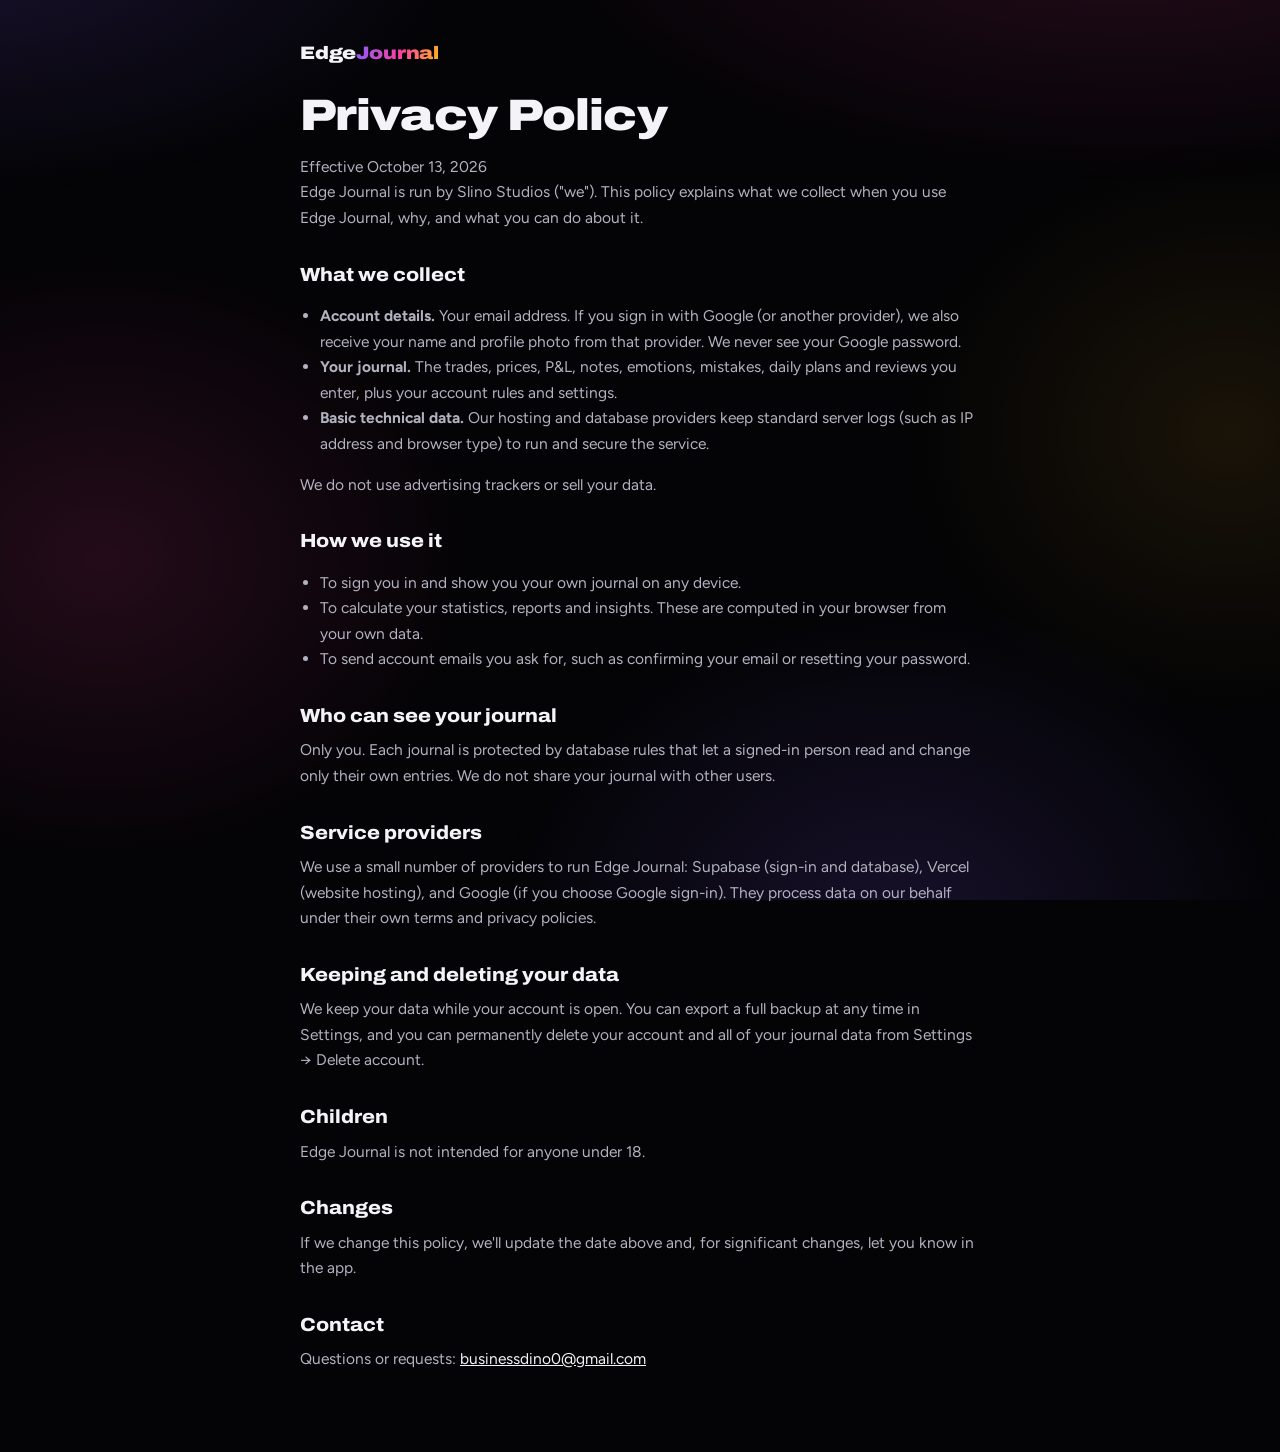
<file: privacy.html>
<!doctype html>
<html lang="en">
<head>
<meta charset="utf-8">
<meta name="viewport" content="width=device-width, initial-scale=1">
<title>Privacy Policy · Edge Journal</title>
<link rel="icon" href="icon.svg" type="image/svg+xml">
<link rel="stylesheet" href="https://fonts.googleapis.com/css2?family=Archivo:wdth,wght@62..125,400..900&family=Figtree:wght@400;500;600;700&display=swap">
<link rel="stylesheet" href="app.css">
<style>
.doc{max-width:720px;margin:0 auto;padding-inline:20px;padding-block:40px 80px;position:relative;z-index:1}
.doc h1{font-family:var(--f-display);font-stretch:118%;font-weight:900;font-size:clamp(30px,5vw,44px);letter-spacing:-.02em;margin:18px 0 6px}
.doc h2{font-family:var(--f-display);font-stretch:110%;font-weight:800;font-size:19px;margin:30px 0 8px}
.doc p,.doc li{color:var(--fg-2);font-size:15.5px;line-height:1.65}
.doc ul{padding-left:20px}
.doc a{color:var(--fg)}
.todo{background:color-mix(in srgb,var(--amber) 22%,transparent);color:var(--fg);padding:0 4px;border-radius:4px}
</style>
</head>
<body>
<main class="doc">
  <a class="brand" href="./" style="font-size:18px"><span>Edge<b>Journal</b></span></a>
  <h1>Privacy Policy</h1>
  <p class="hint">Effective October 13, 2026</p>

  <p>Edge Journal is run by Slino Studios ("we"). This policy explains what we collect when you use Edge Journal, why, and what you can do about it.</p>

  <h2>What we collect</h2>
  <ul>
    <li><b>Account details.</b> Your email address. If you sign in with Google (or another provider), we also receive your name and profile photo from that provider. We never see your Google password.</li>
    <li><b>Your journal.</b> The trades, prices, P&amp;L, notes, emotions, mistakes, daily plans and reviews you enter, plus your account rules and settings.</li>
    <li><b>Basic technical data.</b> Our hosting and database providers keep standard server logs (such as IP address and browser type) to run and secure the service.</li>
  </ul>
  <p>We do not use advertising trackers or sell your data.</p>

  <h2>How we use it</h2>
  <ul>
    <li>To sign you in and show you your own journal on any device.</li>
    <li>To calculate your statistics, reports and insights. These are computed in your browser from your own data.</li>
    <li>To send account emails you ask for, such as confirming your email or resetting your password.</li>
  </ul>

  <h2>Who can see your journal</h2>
  <p>Only you. Each journal is protected by database rules that let a signed-in person read and change only their own entries. We do not share your journal with other users.</p>

  <h2>Service providers</h2>
  <p>We use a small number of providers to run Edge Journal: Supabase (sign-in and database), Vercel (website hosting), and Google (if you choose Google sign-in). They process data on our behalf under their own terms and privacy policies.</p>

  <h2>Keeping and deleting your data</h2>
  <p>We keep your data while your account is open. You can export a full backup at any time in Settings, and you can permanently delete your account and all of your journal data from Settings → Delete account.</p>

  <h2>Children</h2>
  <p>Edge Journal is not intended for anyone under 18.</p>

  <h2>Changes</h2>
  <p>If we change this policy, we'll update the date above and, for significant changes, let you know in the app.</p>

  <h2>Contact</h2>
  <p>Questions or requests: <a href="mailto:businessdino0@gmail.com">businessdino0@gmail.com</a></p>
</main>
</body>
</html>
</file>
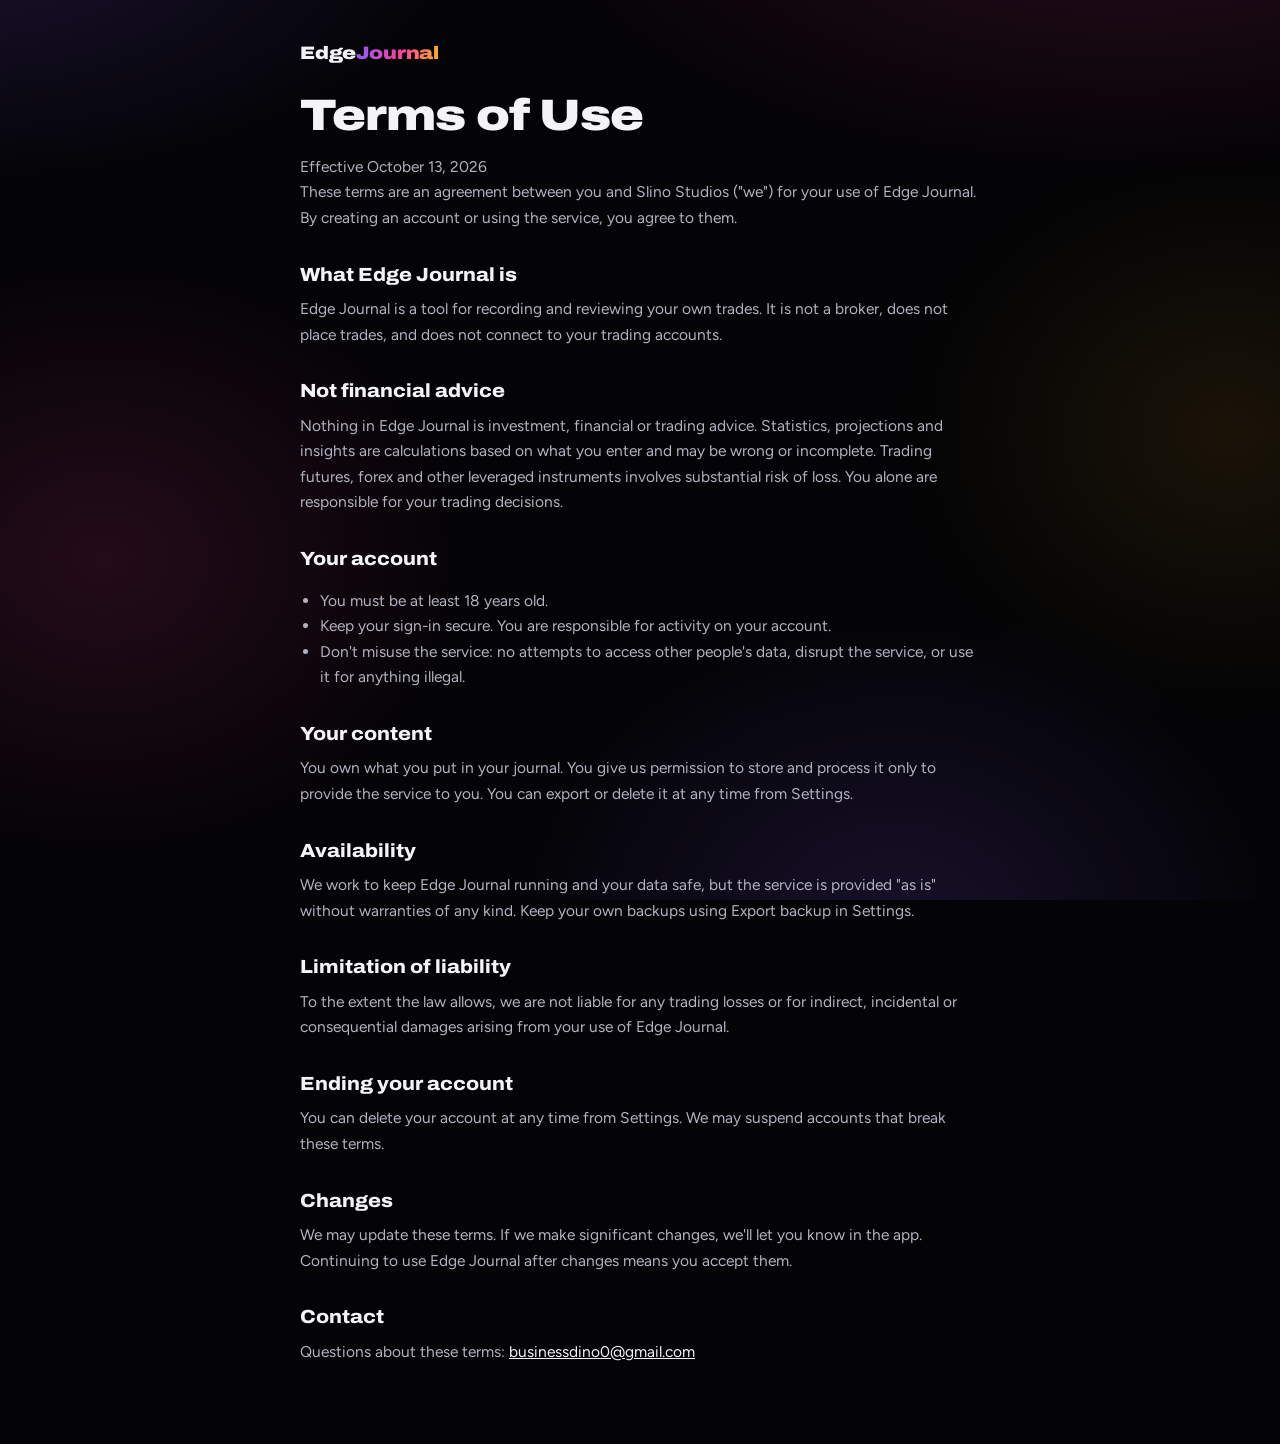
<file: terms.html>
<!doctype html>
<html lang="en">
<head>
<meta charset="utf-8">
<meta name="viewport" content="width=device-width, initial-scale=1">
<title>Terms of Use · Edge Journal</title>
<link rel="icon" href="icon.svg" type="image/svg+xml">
<link rel="stylesheet" href="https://fonts.googleapis.com/css2?family=Archivo:wdth,wght@62..125,400..900&family=Figtree:wght@400;500;600;700&display=swap">
<link rel="stylesheet" href="app.css">
<style>
.doc{max-width:720px;margin:0 auto;padding-inline:20px;padding-block:40px 80px;position:relative;z-index:1}
.doc h1{font-family:var(--f-display);font-stretch:118%;font-weight:900;font-size:clamp(30px,5vw,44px);letter-spacing:-.02em;margin:18px 0 6px}
.doc h2{font-family:var(--f-display);font-stretch:110%;font-weight:800;font-size:19px;margin:30px 0 8px}
.doc p,.doc li{color:var(--fg-2);font-size:15.5px;line-height:1.65}
.doc ul{padding-left:20px}
.doc a{color:var(--fg)}
.todo{background:color-mix(in srgb,var(--amber) 22%,transparent);color:var(--fg);padding:0 4px;border-radius:4px}
</style>
</head>
<body>
<main class="doc">
  <a class="brand" href="./" style="font-size:18px"><span>Edge<b>Journal</b></span></a>
  <h1>Terms of Use</h1>
  <p class="hint">Effective October 13, 2026</p>

  <p>These terms are an agreement between you and Slino Studios ("we") for your use of Edge Journal. By creating an account or using the service, you agree to them.</p>

  <h2>What Edge Journal is</h2>
  <p>Edge Journal is a tool for recording and reviewing your own trades. It is not a broker, does not place trades, and does not connect to your trading accounts.</p>

  <h2>Not financial advice</h2>
  <p>Nothing in Edge Journal is investment, financial or trading advice. Statistics, projections and insights are calculations based on what you enter and may be wrong or incomplete. Trading futures, forex and other leveraged instruments involves substantial risk of loss. You alone are responsible for your trading decisions.</p>

  <h2>Your account</h2>
  <ul>
    <li>You must be at least 18 years old.</li>
    <li>Keep your sign-in secure. You are responsible for activity on your account.</li>
    <li>Don't misuse the service: no attempts to access other people's data, disrupt the service, or use it for anything illegal.</li>
  </ul>

  <h2>Your content</h2>
  <p>You own what you put in your journal. You give us permission to store and process it only to provide the service to you. You can export or delete it at any time from Settings.</p>

  <h2>Availability</h2>
  <p>We work to keep Edge Journal running and your data safe, but the service is provided "as is" without warranties of any kind. Keep your own backups using Export backup in Settings.</p>

  <h2>Limitation of liability</h2>
  <p>To the extent the law allows, we are not liable for any trading losses or for indirect, incidental or consequential damages arising from your use of Edge Journal.</p>

  <h2>Ending your account</h2>
  <p>You can delete your account at any time from Settings. We may suspend accounts that break these terms.</p>

  <h2>Changes</h2>
  <p>We may update these terms. If we make significant changes, we'll let you know in the app. Continuing to use Edge Journal after changes means you accept them.</p>

  <h2>Contact</h2>
  <p>Questions about these terms: <a href="mailto:businessdino0@gmail.com">businessdino0@gmail.com</a></p>
</main>
</body>
</html>
</file>
<file: app.css>
/* Edge Journal
   Layout: sticky top bar (desktop tabs) + bottom tab bar on phones. Home = period cards that open reports → equity + account column → recent form → recent trades.
   Single dark look by choice: black ground, violet→magenta→amber brand gradient; green/red reserved for P&L polarity only. */
:root{
  color-scheme:dark;
  --bg:#040406;
  --surface:rgba(255,255,255,.045);
  --surface-2:rgba(255,255,255,.065);
  --surface-3:rgba(255,255,255,.1);
  --line:rgba(255,255,255,.13);
  --line-soft:rgba(255,255,255,.075);
  --glass-hi:rgba(255,255,255,.16);
  --glass-solid:rgba(16,16,23,.82);
  --blur:blur(22px) saturate(170%);
  --fg:#f4f4f8;
  --fg-2:#b2b2c0;
  --fg-3:#757585;
  --on-accent:#0a0a0f;
  --win:#1fe38d;
  --loss:#ff4b6a;
  --flat:#9c9cab;
  --violet:#8b5cff;
  --magenta:#ff3fa1;
  --amber:#ffb41f;
  --cyan:#36d7ff;
  --shadow:rgba(0,0,0,.6);
  --grad:linear-gradient(105deg,var(--violet) 0%,var(--magenta) 55%,var(--amber) 100%);
  --f-display:"Archivo","Arial Narrow","Helvetica Neue",Arial,sans-serif;
  --f-body:"Figtree",system-ui,-apple-system,"Segoe UI",Roboto,sans-serif;
  --f-mono:"JetBrains Mono",ui-monospace,SFMono-Regular,Menlo,Consolas,monospace;
  --r-sm:10px;--r:18px;--r-lg:26px;
}
*{box-sizing:border-box}
[hidden]{display:none!important}
html,body{background:var(--bg);color:var(--fg)}
body{margin:0;font-family:var(--f-body);font-size:15px;line-height:1.45;-webkit-font-smoothing:antialiased;-moz-osx-font-smoothing:grayscale;-webkit-tap-highlight-color:transparent}
img{max-width:100%}
body.locked{overflow:hidden}
body::before{content:"";position:fixed;inset:0;pointer-events:none;z-index:0;background:
  radial-gradient(56rem 26rem at 88% -12%,color-mix(in srgb,var(--magenta) 15%,transparent),transparent 70%),
  radial-gradient(48rem 24rem at -4% -8%,color-mix(in srgb,var(--violet) 17%,transparent),transparent 70%)}
#app,#auth,#boot{position:relative;z-index:1}
a{color:var(--cyan)}
button{font:inherit}
:focus-visible{outline:2px solid var(--cyan);outline-offset:2px}
h1,h2,h3{margin:0}
p{margin:0}

/* ---------- type ---------- */
.eyebrow{font-family:var(--f-mono);font-size:11px;font-weight:500;letter-spacing:.09em;text-transform:uppercase;color:var(--fg-3)}
.h1{font-family:var(--f-display);font-stretch:118%;font-weight:900;font-size:clamp(26px,4vw,36px);letter-spacing:-.02em;line-height:1.05;text-wrap:balance}
.h2{font-family:var(--f-display);font-stretch:112%;font-weight:800;font-size:20px;letter-spacing:-.01em;line-height:1.15;margin-top:4px;text-wrap:balance}
.h3{font-family:var(--f-display);font-stretch:108%;font-weight:800;font-size:16px;letter-spacing:-.005em;line-height:1.2;margin-top:3px}
.muted{color:var(--fg-3);font-weight:500}
.num{font-family:var(--f-display);font-stretch:108%;font-weight:800;font-variant-numeric:tabular-nums;letter-spacing:-.015em}
.big{font-size:28px;line-height:1}
.huge{font-size:clamp(40px,8vw,60px);line-height:1}
.pos{color:var(--win)}.neg{color:var(--loss)}.flat{color:var(--fg-2)}
.small{font-size:13px;color:var(--fg-2)}
.hint{font-size:12.5px;color:var(--fg-3);line-height:1.4}
.link{color:var(--fg-2);font-weight:700;font-size:13px;text-decoration:none;white-space:nowrap}
.link:hover{color:var(--fg)}
.link::after{content:" →"}

/* ---------- top bar ---------- */
.topbar{position:sticky;top:env(safe-area-inset-top,0px);z-index:40;background:color-mix(in srgb,var(--bg) 80%,transparent);-webkit-backdrop-filter:saturate(1.4) blur(16px);backdrop-filter:saturate(1.4) blur(16px);border-bottom:1px solid var(--line-soft)}
.site .topbar{top:0;padding-top:env(safe-area-inset-top,0px)}
.topbar-in{max-width:1280px;margin:0 auto;padding-inline:16px;display:grid;grid-template-columns:auto minmax(0,1fr) auto;align-items:center;gap:16px;min-height:62px}
.brand{display:flex;align-items:center;gap:10px;color:var(--fg);text-decoration:none;font-family:var(--f-display);font-stretch:120%;font-weight:900;font-size:19px;letter-spacing:-.01em;white-space:nowrap}
.brand b{background:var(--grad);-webkit-background-clip:text;background-clip:text;color:transparent;font-weight:900}
.tabs{display:flex;gap:2px;justify-content:center;min-width:0}
.tab{display:inline-flex;align-items:center;gap:7px;color:var(--fg-3);font-weight:700;font-size:14px;padding:9px 13px;border-radius:999px;white-space:nowrap;position:relative;text-decoration:none;transition:color .15s,background .15s}
.tab svg{width:17px;height:17px;flex:none}
.tab:hover{color:var(--fg)}
.tab[aria-current="page"]{color:var(--fg);background:var(--surface-2)}
.tab[aria-current="page"]::after{content:"";position:absolute;left:13px;right:13px;bottom:3px;height:2px;border-radius:2px;background:var(--grad)}
.top-actions{display:flex;align-items:center;gap:10px}
.sync{display:inline-flex;align-items:center;gap:7px;font-size:12px;color:var(--fg-3);white-space:nowrap}
.sync i{width:7px;height:7px;border-radius:50%;background:var(--fg-3);flex:none}
.sync.cloud i{background:var(--win);box-shadow:0 0 0 3px color-mix(in srgb,var(--win) 22%,transparent)}
.sync.local i{background:var(--amber)}
.sync.sample i{background:var(--violet)}
.sync.err i{background:var(--loss)}
.acct{position:relative}
.acct-btn{appearance:none;width:38px;height:38px;border-radius:50%;padding:0;border:1px solid var(--line);background:var(--surface-2);color:var(--fg-2);cursor:pointer;display:grid;place-items:center;overflow:hidden}
.acct-btn img{width:100%;height:100%;object-fit:cover}
.acct-btn svg{width:18px;height:18px}
.acct-btn:hover{border-color:color-mix(in srgb,var(--fg) 25%,var(--line))}
.menu{position:absolute;right:0;top:calc(100% + 8px);width:260px;background:var(--surface-2);border:1px solid var(--line);border-radius:16px;padding:8px;box-shadow:0 24px 50px -16px var(--shadow);z-index:70}
.menu-who{display:flex;gap:10px;align-items:center;padding:8px 8px 12px;border-bottom:1px solid var(--line-soft);margin-bottom:6px;min-width:0}
.menu-who img{width:36px;height:36px;border-radius:50%;flex:none}
.menu-who div{min-width:0}
.menu-who b{display:block;font-size:14px;overflow-wrap:anywhere}
.menu-who span{display:block;font-size:12px;color:var(--fg-3);overflow-wrap:anywhere}
.menu-item{appearance:none;display:flex;align-items:center;gap:10px;width:100%;text-align:left;padding:10px;border-radius:10px;border:0;background:transparent;color:var(--fg);font-weight:600;font-size:14px;cursor:pointer;text-decoration:none}
.menu-item:hover{background:var(--surface-3)}
.menu-item svg{width:17px;height:17px;color:var(--fg-3)}
.menu-item.danger{color:var(--loss)}
@media (max-width:1120px){.tab svg{display:none}.sync span{display:none}}
@media (max-width:900px){
  .topbar-in{grid-template-columns:minmax(0,1fr) auto}
  .tabs{display:none}
  #btnLog{display:none}
}

/* ---------- bottom nav (phones) ---------- */
.bottom-nav{display:none}
@media (max-width:900px){
  .bottom-nav{display:grid;grid-template-columns:repeat(5,minmax(0,1fr));position:fixed;left:0;right:0;bottom:0;z-index:45;background:color-mix(in srgb,var(--surface) 90%,transparent);-webkit-backdrop-filter:blur(18px);backdrop-filter:blur(18px);border-top:1px solid var(--line-soft);padding:6px 4px calc(6px + env(safe-area-inset-bottom,0px))}
  .bnav{display:flex;flex-direction:column;align-items:center;gap:3px;padding:4px 0 2px;color:var(--fg-3);text-decoration:none;font-size:11px;font-weight:700;letter-spacing:.01em;min-width:0}
  .bnav .ico{display:grid;place-items:center;width:52px;height:30px;border-radius:999px;transition:background .15s}
  .bnav svg{width:21px;height:21px}
  .bnav[aria-current="page"]{color:var(--fg)}
  .bnav[aria-current="page"] .ico{background:color-mix(in srgb,var(--violet) 26%,transparent)}
}

/* ---------- buttons ---------- */
.btn{appearance:none;display:inline-flex;align-items:center;justify-content:center;gap:8px;border:1px solid var(--line);background:var(--surface-2);color:var(--fg);font-weight:700;font-size:14px;line-height:1;padding:11px 15px;border-radius:999px;cursor:pointer;transition:background .15s,border-color .15s,transform .1s,filter .15s;white-space:nowrap;text-decoration:none}
.btn:hover{background:var(--surface-3);border-color:color-mix(in srgb,var(--fg) 18%,var(--line))}
.btn:active{transform:translateY(1px)}
.btn:disabled,.btn[aria-disabled="true"]{opacity:.45;cursor:not-allowed;pointer-events:none}
.btn-primary{background:var(--grad);border-color:transparent;color:var(--on-accent);font-weight:800}
.btn-primary:hover{background:var(--grad);border-color:transparent;filter:brightness(1.1) saturate(1.1)}
.btn-ghost{background:transparent;border-color:transparent;color:var(--fg-2)}
.btn-ghost:hover{background:var(--surface-2)}
.btn-danger{color:var(--loss);border-color:color-mix(in srgb,var(--loss) 40%,var(--line));background:transparent}
.btn-danger:hover{background:color-mix(in srgb,var(--loss) 12%,transparent)}
.btn-sm{padding:8px 12px;font-size:13px}
.btn-block{width:100%}
.icon-btn{appearance:none;width:38px;height:38px;border-radius:50%;display:grid;place-items:center;background:var(--surface-2);border:1px solid var(--line);color:var(--fg-2);cursor:pointer;font-size:20px;line-height:1;flex:none;text-decoration:none}
.icon-btn:hover{color:var(--fg);background:var(--surface-3)}
.icon-btn[aria-disabled="true"]{opacity:.35;pointer-events:none}
.row{display:flex;flex-wrap:wrap;gap:8px;align-items:center}

/* ---------- page ---------- */
.wrap{max-width:1280px;margin:0 auto;padding-inline:16px;padding-block:18px 110px}
@media (min-width:760px){.wrap{padding-inline:24px}.topbar-in{padding-inline:24px}}
@media (max-width:900px){.wrap{padding-bottom:calc(150px + env(safe-area-inset-bottom,0px))}}
.view{display:grid;gap:16px;min-width:0}
.card{background:var(--surface);border:1px solid var(--line-soft);border-radius:var(--r-lg);padding:18px;min-width:0}
.card-head{display:flex;justify-content:space-between;align-items:flex-start;gap:8px 12px;margin-bottom:14px;flex-wrap:wrap}
.card-head>div{min-width:0}
.gborder{background:linear-gradient(var(--surface),var(--surface)) padding-box,var(--grad) border-box;border:1px solid transparent}
.view-head{display:flex;justify-content:space-between;align-items:flex-end;gap:12px;flex-wrap:wrap;padding-top:6px}

/* banner */
.preview-banner{display:flex;gap:16px;align-items:center;justify-content:space-between;flex-wrap:wrap;padding:14px 16px;border-radius:var(--r);margin-bottom:16px;background:linear-gradient(var(--surface-2),var(--surface-2)) padding-box,var(--grad) border-box;border:1px solid transparent}
.preview-banner p{font-size:14px;color:var(--fg-2);margin-top:3px;max-width:68ch}

/* home */
.greet{display:flex;justify-content:space-between;align-items:flex-end;gap:12px;flex-wrap:wrap;padding-top:4px}
.period-strip{display:grid;grid-template-columns:repeat(5,minmax(0,1fr));gap:12px}
.pcard{display:flex;flex-direction:column;gap:6px;padding:15px 16px 13px;border-radius:var(--r-lg);background:var(--surface);border:1px solid var(--line-soft);color:var(--fg);text-decoration:none;min-width:0;transition:border-color .15s,transform .15s,background .15s}
.pcard:hover{border-color:transparent;transform:translateY(-2px);background:linear-gradient(color-mix(in srgb,var(--violet) 7%,var(--surface)),var(--surface)) padding-box,var(--grad) border-box}
.pcard-top{display:flex;justify-content:space-between;gap:2px 8px;align-items:baseline;flex-wrap:wrap}
.pcard-sub{font-size:12px;color:var(--fg-3);white-space:nowrap}
.pcard .pnl{font-size:clamp(22px,2.4vw,30px);line-height:1.05;margin-top:2px}
.pcard-meta{font-size:12.5px;color:var(--fg-2)}
.pcard-go{display:flex;justify-content:space-between;align-items:center;font-size:12px;font-weight:700;color:var(--fg-3);margin-top:2px}
.pcard:hover .pcard-go{color:var(--fg)}
.mini{display:block;width:100%;height:24px;margin-top:4px}
@media (max-width:1000px){.period-strip{grid-template-columns:repeat(2,minmax(0,1fr))}.pcard:last-child{grid-column:1/-1}}
.dash-grid{display:grid;grid-template-columns:minmax(0,1fr) 350px;gap:16px;align-items:start}
.col{display:grid;gap:16px;min-width:0}
@media (max-width:1000px){.dash-grid{grid-template-columns:minmax(0,1fr)}}

/* stats */
.stat-grid{display:grid;grid-template-columns:repeat(4,minmax(0,1fr));gap:1px;background:var(--line-soft);border-radius:var(--r);overflow:hidden;margin:0}
.stat{background:var(--surface);padding:12px 14px;display:flex;flex-direction:column;gap:5px;min-width:0}
.stat dt{font-size:12px;color:var(--fg-3);font-weight:600}
.stat dd{margin:0;font-size:19px;line-height:1.1}
.stat dd small{font-family:var(--f-body);font-weight:600;font-size:12px;color:var(--fg-3);letter-spacing:0}
.wl{display:flex;height:4px;border-radius:4px;overflow:hidden;background:var(--surface-3);margin-top:3px}
.wl i{display:block;height:100%}
@media (max-width:640px){.stat-grid{grid-template-columns:repeat(2,minmax(0,1fr))}}

/* meters */
.meters{display:grid;gap:14px}
.meter{display:grid;gap:6px}
.meter-top{display:flex;justify-content:space-between;gap:8px;font-size:13px;color:var(--fg-2)}
.meter-top b{color:var(--fg);font-weight:700;font-variant-numeric:tabular-nums}
.meter-track{height:8px;border-radius:99px;background:var(--surface-3);overflow:hidden}
.meter-fill{height:100%;border-radius:99px;background:var(--grad);transition:width .6s cubic-bezier(.2,.8,.2,1)}
.meter-fill.good{background:var(--win)}.meter-fill.warn{background:var(--amber)}.meter-fill.bad{background:var(--loss)}
.acct-bal{display:flex;align-items:baseline;gap:10px;flex-wrap:wrap;margin-bottom:16px}

/* projection */
.proj-head{font-family:var(--f-display);font-stretch:112%;font-weight:900;font-size:24px;line-height:1.1;letter-spacing:-.015em}
.proj-head em{font-style:normal;background:var(--grad);-webkit-background-clip:text;background-clip:text;color:transparent}
.kv{display:grid;grid-template-columns:minmax(0,1fr) auto;gap:8px 12px;margin:14px 0 0;font-size:13.5px}
.kv dt{color:var(--fg-2);min-width:0}
.kv dd{margin:0;text-align:right;font-weight:700;font-variant-numeric:tabular-nums}

/* hit-rate chips */
.hits{display:flex;flex-wrap:wrap;gap:8px}
.hit{display:flex;flex-direction:column;gap:2px;padding:8px 12px;border-radius:12px;background:var(--surface-2);border:1px solid var(--line-soft);min-width:84px}
.hit .k{font-family:var(--f-mono);font-size:11px;color:var(--fg-3);letter-spacing:.05em}
.hit .v{font-size:19px;line-height:1.05}
.hit .s{font-size:11.5px;color:var(--fg-3)}
.hit.good{border-color:color-mix(in srgb,var(--win) 45%,transparent);background:color-mix(in srgb,var(--win) 9%,var(--surface-2))}
.hit.good .v{color:var(--win)}
.hit.bad{border-color:color-mix(in srgb,var(--loss) 45%,transparent);background:color-mix(in srgb,var(--loss) 9%,var(--surface-2))}
.hit.bad .v{color:var(--loss)}

/* charts */
.chart{position:relative;width:100%;min-width:0;touch-action:pan-y}
.chart.pickable{cursor:pointer}
.chart svg{display:block;overflow:visible}
.chart text{font-family:var(--f-mono);font-size:10.5px}
.chart-empty{display:grid;place-items:center;height:100%;min-height:150px;color:var(--fg-3);font-size:14px;text-align:center;border:1px dashed var(--line);border-radius:var(--r);padding:16px}

/* breakdown rows */
.brows{display:grid}
.brow{display:grid;grid-template-columns:minmax(0,1.15fr) minmax(0,1.3fr) minmax(76px,auto);align-items:center;gap:12px;padding:8px 0;border-top:1px solid var(--line-soft)}
.brow:first-child{border-top:0}
.brow-l{min-width:0;font-weight:700;font-size:14px;line-height:1.25;overflow-wrap:anywhere}
.brow-l small{display:block;font-weight:500;font-size:12px;color:var(--fg-3);margin-top:1px}
.dbar{position:relative;height:10px}
.dbar::before{content:"";position:absolute;left:50%;top:-4px;bottom:-4px;width:1px;background:var(--line)}
.dbar i{position:absolute;top:0;bottom:0}
.dbar i.pos{left:50%;background:var(--win);border-radius:0 4px 4px 0}
.dbar i.neg{right:50%;background:var(--loss);border-radius:4px 0 0 4px}
.brow-v{text-align:right;font-size:15px}
.empty-note{color:var(--fg-3);font-size:14px;padding:12px 0}

/* trade rows */
.tlist{display:grid;gap:6px}
.trow{appearance:none;width:100%;text-align:left;display:grid;grid-template-columns:82px 118px minmax(0,1fr) 72px 108px;grid-template-areas:"date sym setup r pnl";align-items:center;gap:12px;padding:11px 14px;border-radius:12px;background:var(--surface-2);border:1px solid transparent;color:var(--fg);cursor:pointer;transition:border-color .15s,background .15s}
.trow:hover{border-color:var(--line);background:var(--surface-3)}
.trow .c-date{grid-area:date;display:flex;flex-direction:column;font-size:13px;font-weight:700}
.trow .c-date small,.trow .c-setup small{font-weight:500;color:var(--fg-3);font-size:12px}
.trow .c-sym{grid-area:sym;display:flex;align-items:center;gap:8px;font-family:var(--f-display);font-stretch:110%;font-weight:800;font-size:15px}
.trow .c-setup{grid-area:setup;display:flex;flex-direction:column;min-width:0;font-size:13.5px;font-weight:600}
.trow .c-setup span,.trow .c-setup small{overflow-wrap:anywhere}
.trow .c-r{grid-area:r;text-align:right;font-size:13px;color:var(--fg-2);font-variant-numeric:tabular-nums;font-weight:600}
.trow .c-pnl{grid-area:pnl;text-align:right;font-size:17px}
@media (max-width:640px){
  .trow{grid-template-columns:minmax(0,1fr) auto;grid-template-areas:"sym pnl" "date r" "setup setup";row-gap:4px}
  .trow .c-date{flex-direction:row;gap:6px;font-weight:600;color:var(--fg-2)}
}
.side{font-family:var(--f-body);font-stretch:100%;font-size:11px;font-weight:800;letter-spacing:.04em;text-transform:uppercase;padding:3px 7px;border-radius:6px}
.side.long{color:var(--win);background:color-mix(in srgb,var(--win) 13%,transparent)}
.side.short{color:var(--loss);background:color-mix(in srgb,var(--loss) 13%,transparent)}
.pill{display:inline-flex;align-items:center;gap:6px;padding:4px 10px;border-radius:999px;background:var(--surface-3);border:1px solid var(--line);font-size:12.5px;font-weight:700;color:var(--fg-2);white-space:nowrap}
.pill.good{color:var(--win);border-color:color-mix(in srgb,var(--win) 40%,transparent)}
.pill.bad{color:var(--loss);border-color:color-mix(in srgb,var(--loss) 40%,transparent)}
.pill.mid{color:var(--amber);border-color:color-mix(in srgb,var(--amber) 40%,transparent)}
.pill button{appearance:none;border:0;background:transparent;color:var(--fg-3);font-size:15px;line-height:1;padding:0 0 0 2px;cursor:pointer}
.grade{display:inline-grid;place-items:center;width:30px;height:30px;border-radius:9px;font-family:var(--f-display);font-weight:900;font-size:15px;color:var(--on-accent);flex:none}
.g-A{background:var(--win)}.g-B{background:color-mix(in srgb,var(--win) 55%,var(--amber))}.g-C{background:var(--amber)}.g-D{background:color-mix(in srgb,var(--amber) 45%,var(--loss))}.g-F{background:var(--loss)}.g-none{background:var(--surface-3);color:var(--fg-3)}

/* chips */
.chips{display:flex;flex-wrap:wrap;gap:6px}
.chip{appearance:none;border:1px solid var(--line);background:var(--surface-2);color:var(--fg-2);border-radius:999px;padding:7px 12px;font-size:13px;font-weight:600;line-height:1.1;cursor:pointer;text-decoration:none;transition:background .12s,border-color .12s,color .12s}
button.chip:hover,a.chip:hover{color:var(--fg);border-color:color-mix(in srgb,var(--fg) 25%,var(--line))}
.chip[aria-pressed="true"],.chip.on{color:var(--fg);border-color:var(--violet);background:color-mix(in srgb,var(--violet) 24%,var(--surface-2))}
.chip.good[aria-pressed="true"],.chip.good.on{border-color:var(--win);background:color-mix(in srgb,var(--win) 18%,var(--surface-2))}
.chip.bad[aria-pressed="true"],.chip.bad.on{border-color:var(--loss);background:color-mix(in srgb,var(--loss) 18%,var(--surface-2))}
span.chip{cursor:default}
.chips.sq .chip{min-width:40px;text-align:center;padding-inline:0;border-radius:10px}
.seg{display:inline-flex;flex-wrap:wrap;gap:3px;padding:3px;border-radius:999px;background:var(--surface-2);border:1px solid var(--line-soft)}
.seg .chip{border-color:transparent;background:transparent}
.seg .chip[aria-pressed="true"],.seg .chip[aria-current="page"]{background:var(--surface-3);border-color:var(--line);color:var(--fg)}

/* forms */
input,select,textarea{font:inherit;font-size:16px;color:var(--fg);background:var(--bg);border:1px solid var(--line);border-radius:10px;padding:10px 12px;width:100%;min-width:0}
input[type="checkbox"]{width:auto;accent-color:var(--magenta)}
input:focus,select:focus,textarea:focus{outline:none;border-color:var(--violet);box-shadow:0 0 0 3px color-mix(in srgb,var(--violet) 30%,transparent)}
input::placeholder,textarea::placeholder{color:var(--fg-3)}
textarea{min-height:88px;resize:vertical;line-height:1.5}
.field{display:grid;gap:7px;min-width:0;align-content:start}
.field>label,.lbl{font-size:13px;font-weight:700;color:var(--fg-2)}
.frow{display:grid;grid-template-columns:repeat(auto-fit,minmax(128px,1fr));gap:12px}
.fsec{display:grid;gap:18px;padding-bottom:26px;margin-bottom:24px;border-bottom:1px solid var(--line-soft);scroll-margin-top:12px}
.fsec:last-child{border-bottom:0;margin-bottom:0}
.fsec-title{display:flex;align-items:baseline;gap:10px}
.fsec-title .step{font-family:var(--f-mono);font-size:12px;font-weight:600;background:var(--grad);-webkit-background-clip:text;background-clip:text;color:transparent}
.fsec-title p{font-size:13px;color:var(--fg-3);margin-top:2px}
.form-err{color:var(--loss);font-size:13.5px;font-weight:600}
.form-ok{color:var(--win);font-size:13.5px;font-weight:600}
fieldset{border:0;margin:0;padding:0;min-width:0}
fieldset:disabled{opacity:.75}

/* sheet */
.overlay{position:fixed;inset:0;z-index:60;background:color-mix(in srgb,var(--bg) 70%,transparent);display:flex;justify-content:flex-end;opacity:0;transition:opacity .2s}
.overlay.open{opacity:1}
.sheet{width:min(560px,100%);height:100%;background:var(--surface);border-left:1px solid var(--line);display:flex;flex-direction:column;transform:translateX(28px);transition:transform .28s cubic-bezier(.2,.8,.2,1);padding-top:env(safe-area-inset-top,0px);box-shadow:-30px 0 60px -20px var(--shadow)}
.sheet.lg{width:min(780px,100%)}
.overlay.open .sheet{transform:none}
.sheet-head{display:flex;align-items:flex-start;justify-content:space-between;gap:12px;padding:18px 20px 14px;border-bottom:1px solid var(--line-soft)}
.sheet-head>div{min-width:0}
.stepnav{display:flex;gap:6px;overflow-x:auto;padding:10px 20px;border-bottom:1px solid var(--line-soft);scrollbar-width:none}
.stepnav::-webkit-scrollbar{display:none}
.sheet-body{flex:1;overflow-y:auto;padding:20px;overscroll-behavior:contain}
.sheet-foot{padding:14px 20px calc(14px + env(safe-area-inset-bottom,0px));border-top:1px solid var(--line-soft);display:flex;gap:10px;align-items:center;justify-content:flex-end;flex-wrap:wrap;background:var(--surface)}
.calc{display:flex;gap:6px 14px;margin-right:auto;flex-wrap:wrap;font-size:13px;color:var(--fg-2);font-variant-numeric:tabular-nums;min-width:0}
.calc b{color:var(--fg)}
@media (max-width:640px){
  .overlay{align-items:flex-end}
  .sheet,.sheet.lg{height:94%;width:100%;border-radius:20px 20px 0 0;border-left:0;border-top:1px solid var(--line);transform:translateY(36px)}
}

/* detail */
.detail-hero{display:flex;align-items:center;justify-content:space-between;gap:12px;flex-wrap:wrap;margin-bottom:18px}
.facts{display:grid;grid-template-columns:repeat(3,minmax(0,1fr));gap:1px;background:var(--line-soft);border-radius:var(--r);overflow:hidden;margin:0 0 20px}
.facts div{background:var(--surface-2);padding:10px 12px;min-width:0}
.facts dt{font-size:11.5px;color:var(--fg-3);font-weight:600}
.facts dd{margin:3px 0 0;font-weight:700;font-variant-numeric:tabular-nums;overflow-wrap:anywhere}
@media (max-width:520px){.facts{grid-template-columns:repeat(2,minmax(0,1fr))}}
.dsec{display:grid;gap:10px;padding:16px 0;border-top:1px solid var(--line-soft)}
.quote{font-size:15px;line-height:1.55;color:var(--fg);white-space:pre-wrap;overflow-wrap:anywhere;max-width:68ch}
.qlabel{font-size:12.5px;font-weight:700;color:var(--fg-3);margin-bottom:3px}
.dots{display:inline-flex;gap:4px;vertical-align:middle}
.dots i{width:10px;height:10px;border-radius:3px;background:var(--surface-3)}
.dots i.on{background:var(--grad)}

/* reports */
.rep-head{display:flex;justify-content:space-between;align-items:flex-end;gap:14px;flex-wrap:wrap;padding-top:4px}
.rep-title{min-width:0}
.rep-ctrls{display:flex;gap:10px;align-items:center;flex-wrap:wrap}
.rep-hero{display:grid;grid-template-columns:minmax(220px,auto) minmax(0,1fr);gap:20px 32px;align-items:center}
.rep-pnl{display:grid;gap:10px;justify-items:start}
.kpis{display:grid;grid-template-columns:repeat(4,minmax(0,1fr));gap:16px 18px;margin:0}
.kpis div{min-width:0}
.kpis dt{font-size:12px;color:var(--fg-3);font-weight:600}
.kpis dd{margin:4px 0 0;font-size:19px;line-height:1.1}
.kpis dd small{font-family:var(--f-body);font-weight:600;font-size:12px;color:var(--fg-3);letter-spacing:0}
.rep-charts{display:grid;grid-template-columns:minmax(0,1.25fr) minmax(0,1fr);gap:16px}
.rep-grid2{display:grid;grid-template-columns:repeat(2,minmax(0,1fr));gap:16px;align-items:start}
.rep-grid3{display:grid;grid-template-columns:repeat(3,minmax(0,1fr));gap:16px;align-items:start}
@media (max-width:1000px){.rep-charts,.rep-grid2,.rep-grid3{grid-template-columns:minmax(0,1fr)}.rep-hero{grid-template-columns:minmax(0,1fr)}}
@media (max-width:560px){.kpis{grid-template-columns:repeat(2,minmax(0,1fr))}}
.jlist{display:grid;gap:6px}
.jrow{display:grid;grid-template-columns:86px minmax(0,1fr) auto;gap:12px;align-items:center;padding:10px 12px;border-radius:12px;background:var(--surface-2);color:var(--fg);text-decoration:none;border:1px solid transparent}
.jrow:hover{border-color:var(--line)}
.jrow b{font-size:13px}
.jrow p{font-size:13.5px;color:var(--fg-2);overflow-wrap:anywhere}
.jblock{display:grid;gap:10px;padding:12px 0;border-top:1px solid var(--line-soft)}
.jblock:first-of-type{border-top:0;padding-top:0}

/* calendar */
.cal-head{display:flex;align-items:center;justify-content:space-between;gap:12px;flex-wrap:wrap;margin-bottom:14px}
.cal-nav{display:flex;align-items:center;gap:8px;min-width:0}
.cal-month{font-family:var(--f-display);font-stretch:118%;font-weight:900;font-size:clamp(22px,3vw,30px);letter-spacing:-.02em;min-width:0}
.mstats{display:flex;flex-wrap:wrap;gap:8px 22px;margin-bottom:16px}
.mstat{display:flex;flex-direction:column;gap:2px}
.mstat span{font-size:12px;color:var(--fg-3);font-weight:600}
.mstat b{font-size:18px}
.cal{display:grid;grid-template-columns:repeat(7,minmax(0,1fr)) minmax(0,1.05fr);gap:6px}
.cal-h{font-family:var(--f-mono);font-size:11px;letter-spacing:.08em;text-transform:uppercase;color:var(--fg-3);padding:2px 8px}
.cday{text-align:left;min-height:98px;border-radius:12px;border:1px solid var(--line-soft);background:var(--surface);color:var(--fg);padding:8px 9px;display:flex;flex-direction:column;gap:3px;min-width:0;position:relative;text-decoration:none;transition:transform .12s,border-color .12s}
.cday:hover{transform:translateY(-1px);border-color:var(--line)}
.cday.pos{background:color-mix(in srgb,var(--win) var(--t,14%),var(--surface));border-color:color-mix(in srgb,var(--win) 45%,transparent)}
.cday.neg{background:color-mix(in srgb,var(--loss) var(--t,14%),var(--surface));border-color:color-mix(in srgb,var(--loss) 45%,transparent)}
.cday.wkend{background:color-mix(in srgb,var(--surface) 55%,var(--bg))}
.cday.wkend.pos{background:color-mix(in srgb,var(--win) var(--t,14%),var(--surface))}
.cday.wkend.neg{background:color-mix(in srgb,var(--loss) var(--t,14%),var(--surface))}
.cday-n{font-size:12.5px;font-weight:700;color:var(--fg-2);align-self:flex-start}
.cday.today .cday-n{background:var(--grad);color:var(--on-accent);border-radius:999px;padding:0 7px}
.cday-pnl{font-size:17px;line-height:1.1;margin-top:auto;color:var(--fg)}
.cday-meta{font-size:11.5px;color:var(--fg-2)}
.cday-j{position:absolute;top:9px;right:9px;width:7px;height:7px;border-radius:50%;background:var(--amber)}
.cpad{min-height:98px}
.cweek{border-radius:12px;background:var(--surface-2);border:1px solid var(--line-soft);padding:8px 10px;display:flex;flex-direction:column;justify-content:center;gap:3px;min-width:0;color:var(--fg);text-decoration:none}
a.cweek:hover{border-color:var(--line)}
.cweek span{font-size:11.5px;color:var(--fg-3);font-weight:600}
.cweek b{font-size:17px}
.week-list{display:none;gap:6px;margin-top:12px}
.wl-row{display:grid;grid-template-columns:minmax(0,1fr) auto auto;gap:12px;align-items:center;padding:10px 12px;border-radius:12px;background:var(--surface-2);font-size:13.5px;color:var(--fg);text-decoration:none}
.wl-row span{color:var(--fg-2)}
.legend{display:flex;gap:16px;flex-wrap:wrap;font-size:12px;color:var(--fg-3);margin-top:12px;align-items:center}
.legend i{display:inline-block;width:10px;height:10px;border-radius:3px;margin-right:6px;vertical-align:-1px}
@media (max-width:760px){
  .cal{grid-template-columns:repeat(7,minmax(0,1fr));gap:4px}
  .cweek,.cal-h.wk{display:none}
  .cday,.cpad{min-height:60px}
  .cday{padding:5px 5px 6px;border-radius:9px}
  .cday-meta{display:none}
  .cday-pnl{font-size:11.5px;letter-spacing:-.03em}
  .cday-n{font-size:11px}
  .cday-j{top:6px;right:6px;width:6px;height:6px}
  .cal-h{padding:2px;text-align:center;font-size:10px}
  .week-list{display:grid}
}
.year-strip{display:grid;grid-template-columns:repeat(12,minmax(0,1fr));gap:6px}
.ym{appearance:none;display:flex;flex-direction:column;gap:4px;padding:10px 8px;border-radius:12px;border:1px solid var(--line-soft);background:var(--surface-2);color:var(--fg);cursor:pointer;text-align:left;min-width:0;text-decoration:none}
.ym:hover{border-color:var(--line)}
.ym[aria-current="true"]{background:linear-gradient(var(--surface-2),var(--surface-2)) padding-box,var(--grad) border-box;border-color:transparent}
.ym span{font-size:11.5px;color:var(--fg-3);font-weight:700;text-transform:uppercase;letter-spacing:.06em}
.ym b{font-size:14px}
.ym i{display:block;height:4px;border-radius:3px;background:var(--surface-3)}
.ym i.pos{background:var(--win)}.ym i.neg{background:var(--loss)}
@media (max-width:900px){.year-strip{grid-template-columns:repeat(6,minmax(0,1fr))}}
@media (max-width:460px){.year-strip{grid-template-columns:repeat(4,minmax(0,1fr))}}

/* trades view */
.filters{display:grid;grid-template-columns:minmax(0,2fr) repeat(5,minmax(0,1fr));gap:8px}
@media (max-width:1000px){.filters{grid-template-columns:repeat(3,minmax(0,1fr))}.filters .f-q{grid-column:1/-1}}
@media (max-width:520px){.filters{grid-template-columns:repeat(2,minmax(0,1fr))}}
.sumline{display:flex;flex-wrap:wrap;gap:8px 20px;align-items:baseline;font-size:14px;color:var(--fg-2);margin:4px 0 2px}
.sumline b{color:var(--fg)}

/* mindset */
.takeaways{display:grid;gap:10px;margin:0;padding:0;list-style:none}
.takeaways li{display:grid;grid-template-columns:auto minmax(0,1fr);gap:12px;align-items:start;font-size:15px;line-height:1.5;max-width:80ch}
.takeaways li i{width:9px;height:9px;border-radius:50%;margin-top:7px;background:var(--violet)}
.takeaways li i.pos{background:var(--win)}.takeaways li i.neg{background:var(--loss)}
.mind-grid{display:grid;grid-template-columns:repeat(2,minmax(0,1fr));gap:16px}
@media (max-width:860px){.mind-grid{grid-template-columns:minmax(0,1fr)}}
.lessons{display:grid;gap:10px}
.lesson{padding:12px 14px;border-radius:12px;background:var(--surface-2);border-left:3px solid var(--magenta)}
.lesson p{font-size:14.5px;line-height:1.5;overflow-wrap:anywhere}
.lesson small{display:block;color:var(--fg-3);font-size:12px;margin-top:4px}
.bigstat{display:flex;align-items:baseline;gap:10px;flex-wrap:wrap;margin-bottom:12px}

/* settings */
.set-grid{display:grid;grid-template-columns:repeat(2,minmax(0,1fr));gap:16px;align-items:start}
@media (max-width:860px){.set-grid{grid-template-columns:minmax(0,1fr)}}
.inst-table{width:100%;border-collapse:collapse;font-size:14px}
.inst-wrap{overflow-x:auto}
.inst-table th{font-size:11.5px;font-weight:700;color:var(--fg-3);text-align:left;padding:6px;white-space:nowrap}
.inst-table td{padding:5px 6px;border-top:1px solid var(--line-soft);vertical-align:middle}
.inst-table input{padding:7px 9px;font-size:14px}
.inst-table .sym{font-family:var(--f-display);font-weight:800;font-stretch:110%}
.chip .x{margin-left:6px;color:var(--fg-3);font-weight:800}
.who{display:flex;gap:14px;align-items:center;min-width:0}
.who img{width:52px;height:52px;border-radius:50%;flex:none;background:var(--surface-3)}
.who div{min-width:0}
.who b{display:block;font-size:16px;overflow-wrap:anywhere}
.who span{display:block;font-size:13px;color:var(--fg-2);overflow-wrap:anywhere}

/* misc */
.welcome{display:flex;flex-wrap:wrap;gap:16px;align-items:center;justify-content:space-between}
.welcome p{color:var(--fg-2);margin-top:6px;max-width:62ch}
.loading-card{display:flex;align-items:center;gap:12px;color:var(--fg-2)}
.spinner{width:18px;height:18px;border-radius:50%;border:2px solid var(--line);border-top-color:var(--magenta);animation:spin .8s linear infinite;flex:none}
@keyframes spin{to{transform:rotate(360deg)}}
.excerpt{font-size:14px;color:var(--fg-2);line-height:1.5;margin:10px 0 14px;white-space:pre-wrap;overflow-wrap:anywhere}
.tip{position:fixed;z-index:90;pointer-events:none;background:var(--surface-3);border:1px solid var(--line);border-radius:10px;padding:8px 10px;font-size:12.5px;line-height:1.4;box-shadow:0 10px 30px -8px var(--shadow);max-width:250px;color:var(--fg-2)}
.tip b{display:block;font-family:var(--f-display);font-stretch:108%;font-weight:800;font-size:15px}
.toasts{position:fixed;left:50%;bottom:calc(22px + env(safe-area-inset-bottom,0px));transform:translateX(-50%);z-index:80;display:grid;gap:8px;width:min(440px,calc(100% - 32px));pointer-events:none}
.toast{background:var(--surface-3);border:1px solid var(--line);border-radius:12px;padding:12px 14px;font-size:14px;font-weight:600;box-shadow:0 14px 40px -12px var(--shadow);animation:tin .25s ease-out;pointer-events:auto}
.toast.pos{border-color:color-mix(in srgb,var(--win) 50%,var(--line))}
.toast.neg,.toast.bad{border-color:color-mix(in srgb,var(--loss) 55%,var(--line))}
@keyframes tin{from{transform:translateY(8px);opacity:0}}
.fab{display:none}
@media (max-width:900px){
  .fab{display:grid;place-items:center;position:fixed;right:16px;bottom:calc(84px + env(safe-area-inset-bottom,0px));width:56px;height:56px;border-radius:50%;background:var(--grad);color:var(--on-accent);font-size:30px;font-weight:700;z-index:50;border:0;cursor:pointer;box-shadow:0 12px 30px -8px color-mix(in srgb,var(--magenta) 60%,transparent)}
  .toasts{bottom:calc(152px + env(safe-area-inset-bottom,0px))}
}

/* boot + auth (website) */
.boot{min-height:100vh;min-height:100dvh;display:grid;place-items:center}
.auth{min-height:100vh;min-height:100dvh;display:grid;grid-template-columns:minmax(0,1.1fr) minmax(0,1fr)}
.auth-art{padding:clamp(28px,5vw,64px) clamp(20px,5vw,72px);display:flex;flex-direction:column;justify-content:space-between;gap:36px;border-right:1px solid var(--line-soft);background:radial-gradient(40rem 30rem at 20% 110%,color-mix(in srgb,var(--magenta) 16%,transparent),transparent 70%)}
.auth-art h1{font-family:var(--f-display);font-stretch:122%;font-weight:900;font-size:clamp(36px,5.2vw,64px);line-height:.98;letter-spacing:-.03em;text-wrap:balance;max-width:14ch}
.auth-art h1 em{font-style:normal;background:var(--grad);-webkit-background-clip:text;background-clip:text;color:transparent}
.auth-art p{color:var(--fg-2);font-size:16px;line-height:1.55;max-width:46ch;margin-top:16px}
.auth-points{display:grid;gap:10px;margin:0;padding:0;list-style:none}
.auth-points li{display:grid;grid-template-columns:auto minmax(0,1fr);gap:10px;font-size:14.5px;color:var(--fg-2)}
.auth-points li::before{content:"";width:8px;height:8px;border-radius:50%;margin-top:6px;background:var(--grad)}
.auth-chart{width:100%;max-width:560px;height:auto}
.auth-panel{display:grid;place-items:center;padding:32px 16px}
.auth-card{width:min(420px,100%);display:grid;gap:16px}
.auth-card h2{font-family:var(--f-display);font-stretch:112%;font-weight:900;font-size:28px;letter-spacing:-.02em}
.btn-provider{width:100%;padding:13px 16px;font-size:15px;background:var(--fg);color:var(--on-accent);border-color:var(--fg)}
.btn-provider:hover{background:color-mix(in srgb,var(--fg) 88%,var(--violet));border-color:transparent}
.divider{display:flex;align-items:center;gap:12px;color:var(--fg-3);font-size:12px;font-weight:600;text-transform:uppercase;letter-spacing:.08em}
.divider::before,.divider::after{content:"";flex:1;height:1px;background:var(--line)}
.auth-form{display:grid;gap:12px}
.auth-switch{font-size:14px;color:var(--fg-2);text-align:center}
.textbtn{appearance:none;border:0;background:none;color:var(--fg);font-weight:700;cursor:pointer;padding:0;text-decoration:underline;text-decoration-color:var(--magenta);text-underline-offset:3px}
.legal{font-size:12px;color:var(--fg-3);text-align:center;line-height:1.5}
.legal a{color:var(--fg-2)}
@media (max-width:860px){
  .auth{grid-template-columns:minmax(0,1fr)}
  .auth-art{border-right:0;border-bottom:1px solid var(--line-soft);gap:20px}
  .auth-chart,.auth-points{display:none}
}
@media (prefers-reduced-motion:reduce){*,*::before,*::after{transition:none!important;animation:none!important}}

/* ================================================================
   Glass bubbles: frosted translucent panels over soft ombre glows
   ================================================================ */
body::after{content:"";position:fixed;inset:0;pointer-events:none;z-index:0;background:
  radial-gradient(34rem 28rem at 8% 62%,color-mix(in srgb,var(--magenta) 13%,transparent),transparent 70%),
  radial-gradient(30rem 26rem at 96% 48%,color-mix(in srgb,var(--amber) 9%,transparent),transparent 70%),
  radial-gradient(36rem 30rem at 70% 104%,color-mix(in srgb,var(--violet) 15%,transparent),transparent 70%)}
.card,.pcard,.preview-banner{-webkit-backdrop-filter:var(--blur);backdrop-filter:var(--blur)}
.card,.pcard{background:linear-gradient(180deg,rgba(255,255,255,.075),rgba(255,255,255,.03));border:1px solid var(--line-soft);
  box-shadow:inset 0 1px 0 var(--glass-hi),inset 0 -1px 0 rgba(255,255,255,.03),0 26px 50px -30px rgba(0,0,0,.9)}
.trow,.hit,.jrow,.wl-row,.lesson,.cweek,.ym{box-shadow:inset 0 1px 0 rgba(255,255,255,.09)}
.trow{border-radius:16px}
/* gradient rings drawn with a mask, so the glass behind stays see-through */
.gborder,.preview-banner,.pcard,.ym{position:relative}
.gborder,.preview-banner{border:1px solid transparent}
.gborder::before,.preview-banner::before,.pcard::before,.ym::before{content:"";position:absolute;inset:-1px;border-radius:inherit;padding:1px;background:var(--grad);
  -webkit-mask:linear-gradient(#000 0 0) content-box,linear-gradient(#000 0 0);-webkit-mask-composite:xor;mask-composite:exclude;pointer-events:none}
.gborder{background:linear-gradient(160deg,color-mix(in srgb,var(--violet) 14%,transparent),color-mix(in srgb,var(--magenta) 5%,transparent) 55%,rgba(255,255,255,.03));
  box-shadow:inset 0 1px 0 var(--glass-hi),0 26px 60px -34px color-mix(in srgb,var(--magenta) 55%,transparent)}
.preview-banner{background:linear-gradient(160deg,color-mix(in srgb,var(--violet) 16%,transparent),rgba(255,255,255,.04))}
.pcard::before,.ym::before{opacity:0;transition:opacity .2s}
.pcard:hover{background:linear-gradient(180deg,color-mix(in srgb,var(--violet) 12%,transparent),rgba(255,255,255,.03));border-color:transparent}
.pcard:hover::before,.ym[aria-current="true"]::before{opacity:1}
.ym[aria-current="true"]{background:linear-gradient(180deg,color-mix(in srgb,var(--violet) 14%,transparent),rgba(255,255,255,.04));border-color:transparent}
/* stats and facts become separate bubbles */
.stat-grid,.facts{gap:8px;background:none;border-radius:0;overflow:visible}
.stat,.facts div{background:rgba(255,255,255,.045);border:1px solid var(--line-soft);border-radius:16px;box-shadow:inset 0 1px 0 rgba(255,255,255,.08)}
/* glossy pills */
.btn{background:linear-gradient(180deg,rgba(255,255,255,.12),rgba(255,255,255,.04));border-color:var(--line);box-shadow:inset 0 1px 0 rgba(255,255,255,.18)}
.btn:hover{background:linear-gradient(180deg,rgba(255,255,255,.17),rgba(255,255,255,.07))}
.btn-primary,.btn-primary:hover{background:linear-gradient(180deg,rgba(255,255,255,.38),rgba(255,255,255,0) 58%),var(--grad);border-color:rgba(255,255,255,.25);
  box-shadow:inset 0 1px 0 rgba(255,255,255,.55),0 10px 26px -10px color-mix(in srgb,var(--magenta) 70%,transparent)}
.btn-ghost{background:transparent;border-color:transparent;box-shadow:none}
.btn-danger{background:color-mix(in srgb,var(--loss) 8%,transparent)}
.btn-provider,.btn-provider:hover{background:linear-gradient(180deg,#ffffff,#e9e9f1);color:var(--on-accent);box-shadow:inset 0 1px 0 #ffffff,0 10px 24px -12px rgba(255,255,255,.45)}
.chip{background:rgba(255,255,255,.06);border-color:var(--line-soft);box-shadow:inset 0 1px 0 rgba(255,255,255,.1)}
.chip[aria-pressed="true"],.chip.on{background:linear-gradient(135deg,color-mix(in srgb,var(--violet) 42%,transparent),color-mix(in srgb,var(--magenta) 26%,transparent));border-color:rgba(255,255,255,.22);box-shadow:inset 0 1px 0 rgba(255,255,255,.25)}
.chip.good[aria-pressed="true"],.chip.good.on{background:color-mix(in srgb,var(--win) 24%,transparent);border-color:color-mix(in srgb,var(--win) 60%,transparent)}
.chip.bad[aria-pressed="true"],.chip.bad.on{background:color-mix(in srgb,var(--loss) 24%,transparent);border-color:color-mix(in srgb,var(--loss) 60%,transparent)}
.seg{background:rgba(255,255,255,.05);border-color:var(--line-soft)}
.seg .chip{box-shadow:none;background:transparent;border-color:transparent}
.seg .chip[aria-pressed="true"],.seg .chip[aria-current="page"]{background:linear-gradient(180deg,rgba(255,255,255,.2),rgba(255,255,255,.08));border-color:rgba(255,255,255,.2);box-shadow:inset 0 1px 0 rgba(255,255,255,.3)}
.tab[aria-current="page"]{background:linear-gradient(180deg,rgba(255,255,255,.14),rgba(255,255,255,.05));box-shadow:inset 0 1px 0 rgba(255,255,255,.2)}
input,select,textarea{background:rgba(0,0,0,.35);border-color:var(--line)}
/* floating panels need more opacity so text behind doesn't bleed through */
.sheet{background:var(--glass-solid);-webkit-backdrop-filter:blur(30px) saturate(160%);backdrop-filter:blur(30px) saturate(160%);border-color:var(--line);box-shadow:inset 1px 0 0 rgba(255,255,255,.08),-30px 0 60px -20px var(--shadow)}
.sheet-foot{background:transparent}
.menu,.tip,.toast{background:var(--glass-solid);-webkit-backdrop-filter:blur(24px) saturate(160%);backdrop-filter:blur(24px) saturate(160%);border-color:var(--line);box-shadow:inset 0 1px 0 rgba(255,255,255,.12),0 24px 50px -16px var(--shadow)}
.menu{border-radius:20px}
.toast{border-radius:18px}
.topbar{background:rgba(4,4,6,.55)}
@media (max-width:900px){
  .bottom-nav{left:12px;right:12px;bottom:calc(10px + env(safe-area-inset-bottom,0px));padding:6px;border-radius:28px;background:rgba(22,22,30,.62);
    border:1px solid var(--line);box-shadow:inset 0 1px 0 rgba(255,255,255,.14),0 18px 40px -14px rgba(0,0,0,.85)}
  .bnav .ico{width:48px}
  .bnav[aria-current="page"] .ico{background:linear-gradient(180deg,color-mix(in srgb,var(--violet) 42%,transparent),color-mix(in srgb,var(--magenta) 22%,transparent));box-shadow:inset 0 1px 0 rgba(255,255,255,.25)}
  .fab{bottom:calc(92px + env(safe-area-inset-bottom,0px));background:linear-gradient(180deg,rgba(255,255,255,.38),rgba(255,255,255,0) 58%),var(--grad);box-shadow:inset 0 1px 0 rgba(255,255,255,.55),0 12px 30px -8px color-mix(in srgb,var(--magenta) 60%,transparent)}
}
@media (max-width:640px){.sheet,.sheet.lg{border-radius:26px 26px 0 0}}
/* no blur support, or the viewer asked for less transparency: solid panels */
@supports not ((backdrop-filter:blur(1px)) or (-webkit-backdrop-filter:blur(1px))){
  .card,.pcard{background:#111118}
  .bottom-nav{background:#15151d}
}
@media (prefers-reduced-transparency:reduce){
  .card,.pcard,.gborder{background:#111118}
  .sheet,.menu,.tip,.toast{background:#121219}
  .bottom-nav{background:#15151d}
}
</file>
